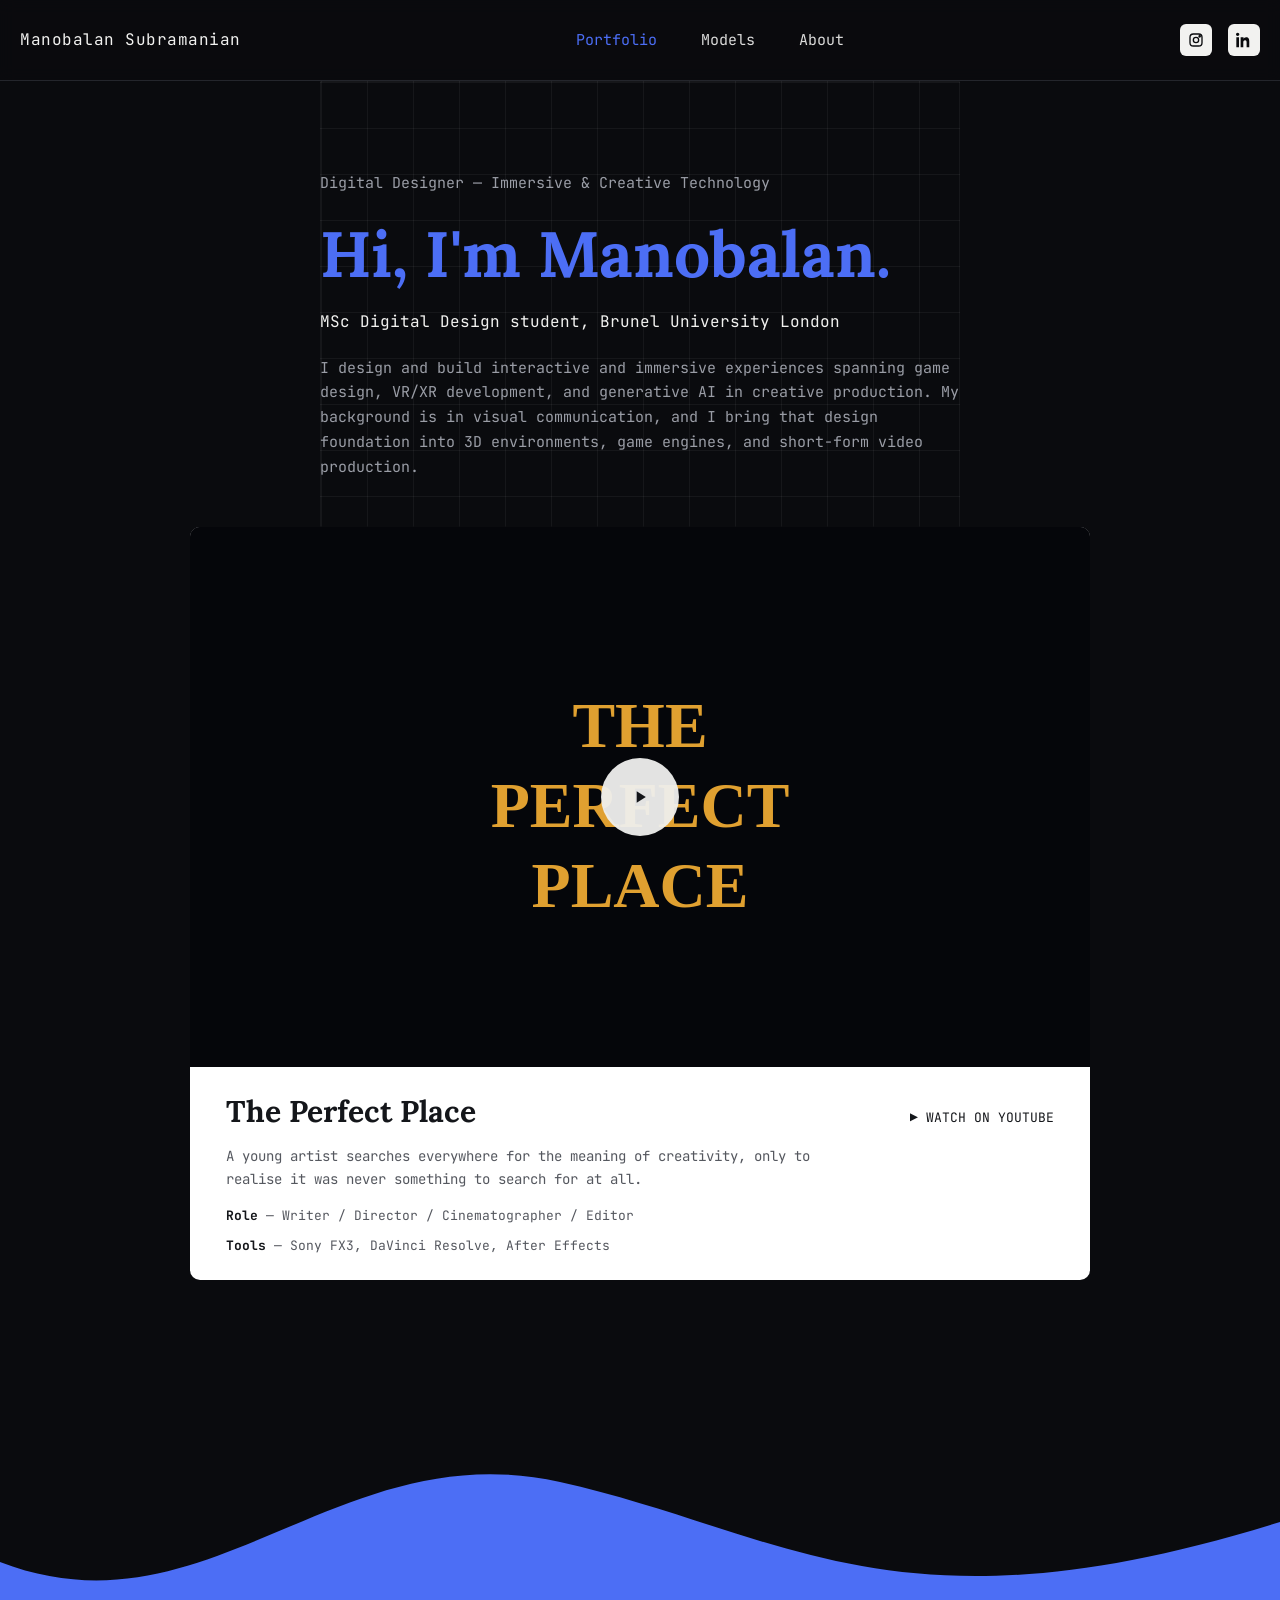
<file: index.html>
<!DOCTYPE html>
<html lang="en">
<head>
<meta charset="UTF-8">
<meta name="viewport" content="width=device-width, initial-scale=1.0">
<title>Manobalan Subramanian — Immersive VR Development &amp; Generative AI Artist</title>
<link rel="preconnect" href="https://fonts.googleapis.com">
<link href="https://fonts.googleapis.com/css2?family=Lora:wght@600;700&family=JetBrains+Mono:wght@400;500;700&display=swap" rel="stylesheet">
<link rel="stylesheet" href="style.css">
</head>
<body>

<!-- ================= HOME ================= -->
<div class="home" id="home">

  <header>
    <div class="wrap bar">
      <div class="name">Manobalan Subramanian</div>
      <nav>
        <a href="index.html#portfolio" class="active">Portfolio</a>
        <a href="models.html">Models</a>
        <a href="about.html">About</a>
      </nav>
      <div class="socials">
        <a href="#" aria-label="Instagram">
          <svg width="16" height="16" viewBox="0 0 24 24" fill="none" stroke="currentColor" stroke-width="2"><rect x="3" y="3" width="18" height="18" rx="5"/><circle cx="12" cy="12" r="4"/><circle cx="17.5" cy="6.5" r="1"/></svg>
        </a>
        <a href="#" aria-label="LinkedIn">
          <svg width="16" height="16" viewBox="0 0 24 24" fill="currentColor"><path d="M4.98 3.5C4.98 4.88 3.87 6 2.5 6S0 4.88 0 3.5 1.12 1 2.5 1s2.48 1.12 2.48 2.5zM.5 8h4V23h-4V8zm7 0h3.8v2.1h.05c.53-1 1.83-2.1 3.77-2.1 4.03 0 4.78 2.65 4.78 6.1V23h-4v-6.9c0-1.65-.03-3.77-2.3-3.77-2.3 0-2.65 1.8-2.65 3.65V23h-4V8z"/></svg>
        </a>
      </div>
    </div>
  </header>

  <div class="wrap hero-grid-area">
    <div class="grid-box"></div>
    <div class="home-inner">
    <div class="eyebrow">Digital Designer — Immersive &amp; Creative Technology</div>
    <div class="hero-title">Hi, I'm Manobalan.</div>
    <div class="hero-sub">MSc Digital Design student, Brunel University London</div>
    <p class="hero-bio">
      I design and build interactive and immersive experiences spanning game design, VR/XR development, and
      generative AI in creative production. My background is in visual communication, and I bring that design
      foundation into 3D environments, game engines, and short-form video production.
    </p>
    </div>
  </div>

  <div class="wrap portfolio-section" id="portfolio">
    <div class="project-card">
      <div class="project-video" onclick="playVideo(this)">
        <img class="thumb" src="data:image/svg+xml;utf8,%3Csvg xmlns='http://www.w3.org/2000/svg' viewBox='0 0 900 540'%3E%3Crect width='900' height='540' fill='%2305060A'/%3E%3Ctext x='450' y='220' font-family='Georgia, serif' font-weight='bold' font-size='64' fill='%23E0A030' text-anchor='middle'%3ETHE%3C/text%3E%3Ctext x='450' y='300' font-family='Georgia, serif' font-weight='bold' font-size='64' fill='%23E0A030' text-anchor='middle'%3EPERFECT%3C/text%3E%3Ctext x='450' y='380' font-family='Georgia, serif' font-weight='bold' font-size='64' fill='%23E0A030' text-anchor='middle'%3EPLACE%3C/text%3E%3C/svg%3E" alt="The Perfect Place — title card">
        <div class="play-btn">
          <svg width="20" height="20" viewBox="0 0 24 24" fill="#14161A"><path d="M8 5v14l11-7z"/></svg>
        </div>
        <iframe data-src="" title="The Perfect Place" allow="accelerometer; autoplay; clipboard-write; encrypted-media; gyroscope; picture-in-picture; web-share" allowfullscreen></iframe>
      </div>
      <div class="project-info">
        <div class="row-top">
          <div class="project-title">The Perfect Place</div>
          <a class="watch-link" id="watch-link" href="#" target="_blank" rel="noopener noreferrer">▶ WATCH ON YOUTUBE</a>
        </div>
        <p class="project-logline">A young artist searches everywhere for the meaning of creativity, only to realise it was never something to search for at all.</p>
        <div class="project-meta">
          <div><b>Role</b> — Writer / Director / Cinematographer / Editor</div>
          <div><b>Tools</b> — Sony FX3, DaVinci Resolve, After Effects</div>
        </div>
      </div>
    </div>
  </div>

  <div class="home-bottom">
    <footer class="site-footer home-footer">
      <div class="wrap bar"></div>
    </footer>

    <div class="wave-wrap">
      <svg viewBox="0 0 1600 300" preserveAspectRatio="none" style="width:100%; height:300px; display:block;">
        <path d="M0,190 C260,270 420,60 700,110 C980,160 1120,270 1600,150 L1600,300 L0,300 Z" fill="#4C6EF5"/>
      </svg>
    </div>
  </div>
</div>

<script>
  const YOUTUBE_VIDEO_ID = 'B2YJGTCLUYE';

  const embedUrl = 'https://www.youtube.com/embed/' + YOUTUBE_VIDEO_ID + '?autoplay=1';
  const watchUrl = 'https://www.youtube.com/watch?v=' + YOUTUBE_VIDEO_ID;

  document.querySelector('.project-video iframe').dataset.src = embedUrl;
  document.getElementById('watch-link').href = watchUrl;

  function playVideo(container) {
    const iframe = container.querySelector('iframe');
    const thumb = container.querySelector('.thumb');
    const btn = container.querySelector('.play-btn');
    iframe.src = iframe.dataset.src;
    iframe.style.display = 'block';
    thumb.style.display = 'none';
    btn.style.display = 'none';
  }
</script>

</body>
</html>
</file>
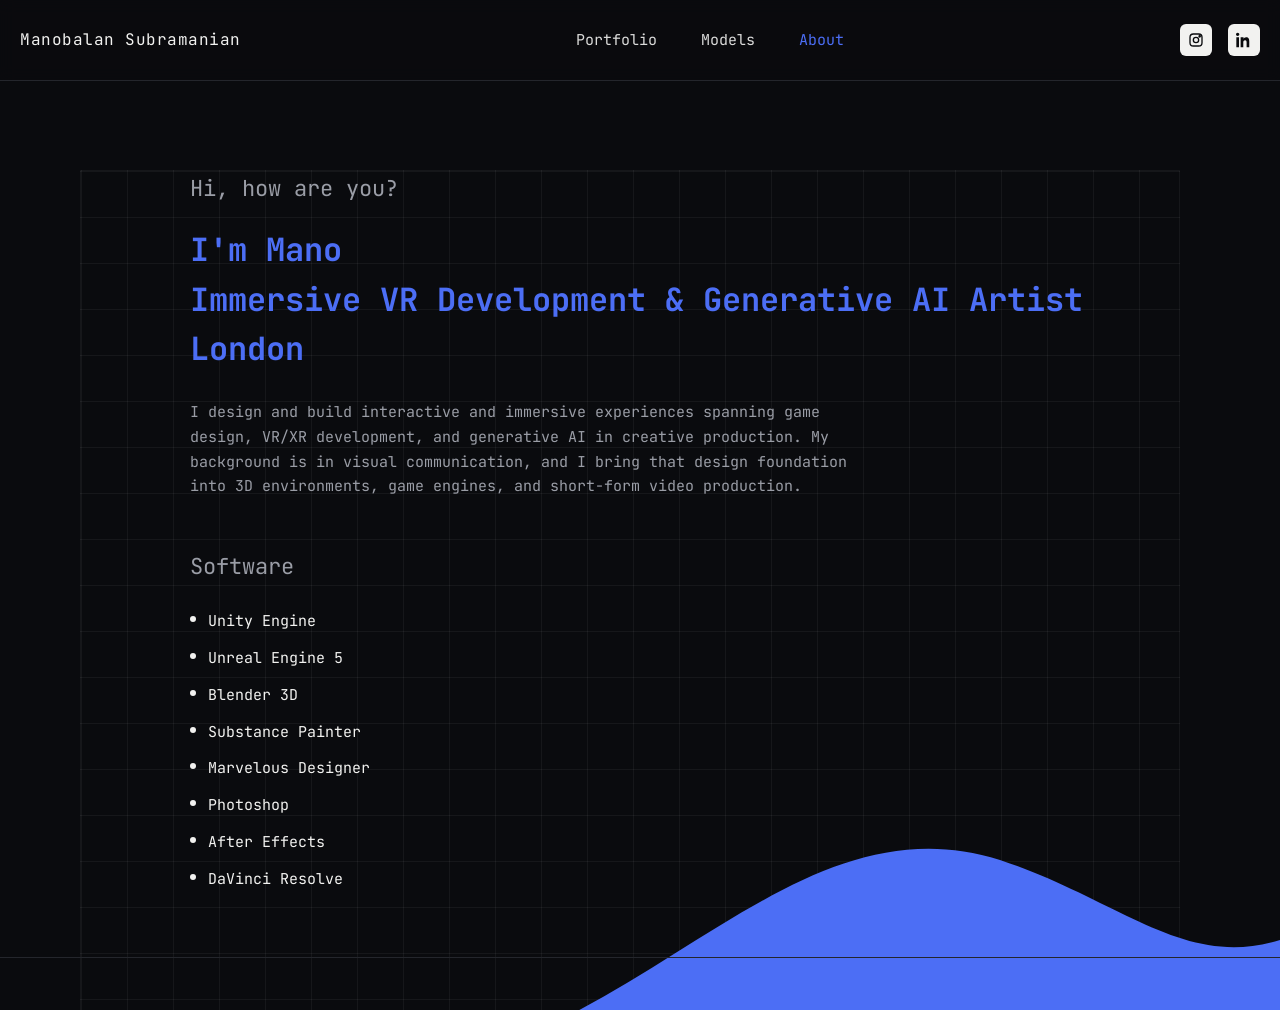
<file: about.html>
<!DOCTYPE html>
<html lang="en">
<head>
<meta charset="UTF-8">
<meta name="viewport" content="width=device-width, initial-scale=1.0">
<title>About — Manobalan Subramanian</title>
<link rel="preconnect" href="https://fonts.googleapis.com">
<link href="https://fonts.googleapis.com/css2?family=Lora:wght@600;700&family=JetBrains+Mono:wght@400;500;700&display=swap" rel="stylesheet">
<link rel="stylesheet" href="style.css">
</head>
<body>

<!-- ================= ABOUT ================= -->
<div class="about-page" id="about">
  <div class="grid-box"></div>

  <header>
    <div class="wrap bar">
      <div class="name">Manobalan Subramanian</div>
      <nav>
        <a href="index.html#portfolio">Portfolio</a>
        <a href="models.html">Models</a>
        <a href="about.html" class="active">About</a>
      </nav>
      <div class="socials">
        <a href="#" aria-label="Instagram">
          <svg width="16" height="16" viewBox="0 0 24 24" fill="none" stroke="currentColor" stroke-width="2"><rect x="3" y="3" width="18" height="18" rx="5"/><circle cx="12" cy="12" r="4"/><circle cx="17.5" cy="6.5" r="1"/></svg>
        </a>
        <a href="#" aria-label="LinkedIn">
          <svg width="16" height="16" viewBox="0 0 24 24" fill="currentColor"><path d="M4.98 3.5C4.98 4.88 3.87 6 2.5 6S0 4.88 0 3.5 1.12 1 2.5 1s2.48 1.12 2.48 2.5zM.5 8h4V23h-4V8zm7 0h3.8v2.1h.05c.53-1 1.83-2.1 3.77-2.1 4.03 0 4.78 2.65 4.78 6.1V23h-4v-6.9c0-1.65-.03-3.77-2.3-3.77-2.3 0-2.65 1.8-2.65 3.65V23h-4V8z"/></svg>
        </a>
      </div>
    </div>
  </header>

  <div class="wrap about-inner">
    <div class="about-hi">Hi, how are you?</div>
    <div class="about-statement">I'm Mano<br>Immersive VR Development &amp; Generative AI Artist<br>London</div>
    <p class="about-bio">
      I design and build interactive and immersive experiences spanning game design, VR/XR development, and
      generative AI in creative production. My background is in visual communication, and I bring that design
      foundation into 3D environments, game engines, and short-form video production.
    </p>

    <div class="software">
      <h3>Software</h3>
      <ul>
        <li>Unity Engine</li>
        <li>Unreal Engine 5</li>
        <li>Blender 3D</li>
        <li>Substance Painter</li>
        <li>Marvelous Designer</li>
        <li>Photoshop</li>
        <li>After Effects</li>
        <li>DaVinci Resolve</li>
      </ul>
    </div>
  </div>

  <div class="wave-wrap">
    <svg viewBox="0 0 1600 300" preserveAspectRatio="none" style="width:100%; height:300px; display:block;">
      <path d="M700,300 C900,220 1050,90 1250,140 C1400,180 1480,250 1600,220 L1600,300 Z" fill="#4C6EF5"/>
    </svg>
  </div>

  <footer class="site-footer about-footer">
    <div class="wrap bar"></div>
  </footer>
</div>

</body>
</html>
</file>
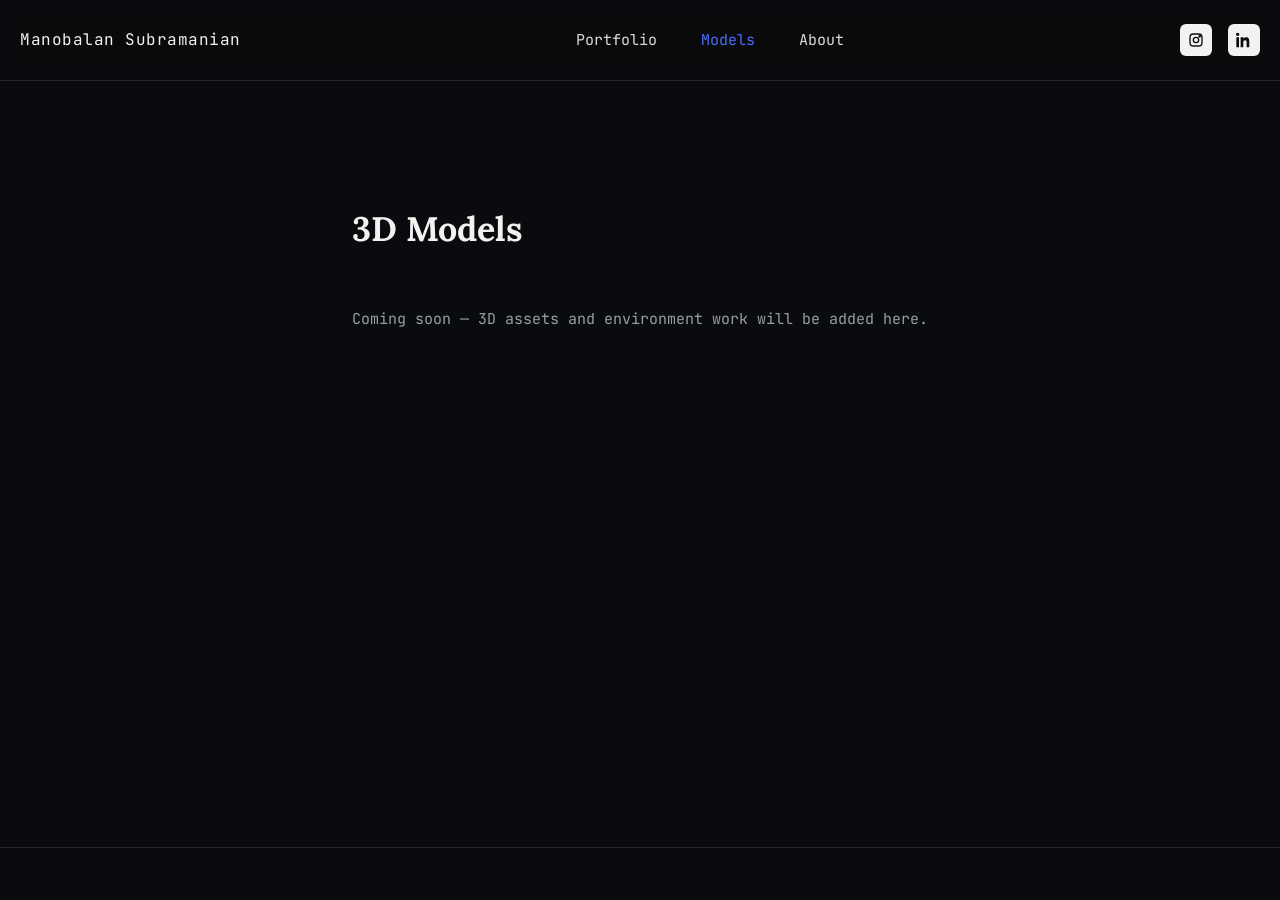
<file: models.html>
<!DOCTYPE html>
<html lang="en">
<head>
<meta charset="UTF-8">
<meta name="viewport" content="width=device-width, initial-scale=1.0">
<title>3D Models — Manobalan Subramanian</title>
<link rel="preconnect" href="https://fonts.googleapis.com">
<link href="https://fonts.googleapis.com/css2?family=Lora:wght@600;700&family=JetBrains+Mono:wght@400;500;700&display=swap" rel="stylesheet">
<link rel="stylesheet" href="style.css">
</head>
<body>

<div class="home models-page">
  <header>
    <div class="wrap bar">
      <div class="name">Manobalan Subramanian</div>
      <nav>
        <a href="index.html#portfolio">Portfolio</a>
        <a href="models.html" class="active">Models</a>
        <a href="about.html">About</a>
      </nav>
      <div class="socials">
        <a href="#" aria-label="Instagram">
          <svg width="16" height="16" viewBox="0 0 24 24" fill="none" stroke="currentColor" stroke-width="2"><rect x="3" y="3" width="18" height="18" rx="5"/><circle cx="12" cy="12" r="4"/><circle cx="17.5" cy="6.5" r="1"/></svg>
        </a>
        <a href="#" aria-label="LinkedIn">
          <svg width="16" height="16" viewBox="0 0 24 24" fill="currentColor"><path d="M4.98 3.5C4.98 4.88 3.87 6 2.5 6S0 4.88 0 3.5 1.12 1 2.5 1s2.48 1.12 2.48 2.5zM.5 8h4V23h-4V8zm7 0h3.8v2.1h.05c.53-1 1.83-2.1 3.77-2.1 4.03 0 4.78 2.65 4.78 6.1V23h-4v-6.9c0-1.65-.03-3.77-2.3-3.77-2.3 0-2.65 1.8-2.65 3.65V23h-4V8z"/></svg>
        </a>
      </div>
    </div>
  </header>

  <div class="wrap page-content">
    <div class="portfolio-label">3D Models</div>
    <p class="hero-bio">Coming soon — 3D assets and environment work will be added here.</p>
  </div>

  <footer class="site-footer">
    <div class="wrap bar"></div>
  </footer>
</div>

</body>
</html>
</file>
<file: style.css>
:root {
  --bg: #0A0B0E;
  --panel: #FFFFFF;
  --line: #24262C;
  --ink: #F2F2F0;
  --dark-ink: #14161A;
  --muted: #9A9DA6;
  --blue: #4C6EF5;
  --serif: 'Lora', serif;
  --mono: 'JetBrains Mono', monospace;
}
* { margin: 0; padding: 0; box-sizing: border-box; }
html { scroll-behavior: smooth; overflow-x: hidden; width: 100%; }
body {
  background: var(--bg); color: var(--ink); font-family: var(--mono);
  line-height: 1.65; overflow-x: hidden; width: 100%; position: relative;
}
a { color: inherit; text-decoration: none; }
.wrap { max-width: 1240px; margin: 0 auto; padding: 0 60px; }

/* bounded grid texture — sits behind specific content blocks only, not the whole page */
.grid-box {
  position: absolute; z-index: 0;
  border: 1px solid rgba(255,255,255,0.05);
  background-image:
    linear-gradient(to right, rgba(255,255,255,0.05) 1px, transparent 1px),
    linear-gradient(to bottom, rgba(255,255,255,0.05) 1px, transparent 1px);
  background-size: 46px 46px;
  background-position: 0 0;
  pointer-events: none;
}
.home .hero-grid-area {
  position: relative;
  z-index: 3;
  display: flex;
  flex-direction: column;
  padding: 90px 0 24px;
}
.home .hero-grid-area .grid-box {
  inset: 0;
  height: auto;
  border-top: 1px solid rgba(255,255,255,0.05);
  border-left: 1px solid rgba(255,255,255,0.05);
  border-right: 1px solid rgba(255,255,255,0.05);
  border-bottom: none;
  clip-path: inset(0 0 1px 0);
}
.about-page .grid-box { top: 170px; left: 80px; right: 100px; height: 1180px; }

/* ---------------- HEADER ---------------- */
header {
  position: sticky; top: 0; z-index: 50;
  background: rgba(10,11,14,0.9); backdrop-filter: blur(8px);
  border-bottom: 1px solid var(--line);
}
header .bar { display: flex; justify-content: space-between; align-items: center; padding: 24px 0; }
header .name { font-family: var(--mono); font-size: 16px; letter-spacing: 0.5px; color: var(--ink); }
header nav { display: flex; gap: 44px; }
header nav a { font-family: var(--mono); font-size: 15px; color: var(--ink); opacity: 0.9; }
header nav a:hover { color: var(--blue); opacity: 1; }
header nav a.active { color: var(--blue); opacity: 1; }
header .socials { display: flex; gap: 16px; flex-shrink: 0; }
header .socials a {
  width: 32px; height: 32px; border-radius: 6px; background: var(--ink);
  display: flex; align-items: center; justify-content: center; color: var(--bg);
}

/* ---------------- HOME / HERO ---------------- */
.home { position: relative; overflow: hidden; min-height: 100vh; display: flex; flex-direction: column; }
.models-page { display: flex; flex-direction: column; min-height: 100vh; }
.models-page .page-content { flex: 1; }
.home-inner { position: relative; z-index: 3; max-width: 760px; margin: 0 auto; padding-bottom: 24px; }
.page-content { padding: 120px 0; }
.eyebrow { font-size: 15px; color: var(--muted); margin-bottom: 22px; }
.hero-title {
  font-family: var(--serif); font-weight: 700; font-size: clamp(40px, 5.2vw, 64px);
  color: var(--blue); line-height: 1.15;
}
.hero-sub { font-size: 16px; color: var(--ink); margin-top: 18px; }
.hero-bio { font-size: 15px; color: var(--muted); max-width: 640px; margin-top: 20px; }

.wave-wrap { position: absolute; left: 0; right: 0; bottom: -10px; z-index: 1; }
.home-bottom { position: relative; z-index: 4; margin-top: auto; }
.home-bottom .wave-wrap { position: relative; left: 0; right: 0; bottom: auto; line-height: 0; }
.home .home-footer { border-top: none; }

.portfolio-label {
  position: relative; z-index: 4;
  font-family: var(--serif); font-weight: 700; font-size: 34px; color: var(--ink);
  padding: 0 0 30px;
}

/* ---------------- PORTFOLIO CARD ---------------- */
.portfolio-section { position: relative; z-index: 4; padding: 0 0 40px; display: flex; justify-content: center; }
.project-card {
  background: var(--panel); border-radius: 10px; overflow: hidden; max-width: 900px; width: 100%;
}
.project-video { position: relative; width: 100%; padding-top: 60%; background: #05060A; cursor: pointer; }
.project-video img.thumb { position: absolute; inset: 0; width: 100%; height: 100%; object-fit: cover; }
.project-video iframe { position: absolute; inset: 0; width: 100%; height: 100%; border: 0; display: none; }
.play-btn {
  position: absolute; top: 50%; left: 50%; transform: translate(-50%, -50%);
  width: 78px; height: 78px; border-radius: 50%; background: rgba(240,240,238,0.95);
  display: flex; align-items: center; justify-content: center; transition: transform 0.2s;
}
.project-video:hover .play-btn { transform: translate(-50%, -50%) scale(1.05); }

.project-info { padding: 20px 36px 24px; color: var(--dark-ink); }
.row-top { display: flex; justify-content: space-between; align-items: baseline; flex-wrap: wrap; gap: 10px; }
.project-title { font-family: var(--serif); font-weight: 700; font-size: 30px; color: var(--dark-ink); }
.watch-link { font-family: var(--mono); font-size: 13px; color: var(--dark-ink); }
.watch-link:hover { color: var(--blue); }
.project-logline { font-size: 14px; color: #55585F; margin-top: 8px; max-width: 640px; }
.project-meta { display: flex; flex-wrap: wrap; gap: 8px 40px; margin-top: 14px; font-size: 13px; color: #55585F; }
.project-meta b { color: var(--dark-ink); }

footer.site-footer {
  position: relative; z-index: 4;
  padding: 26px 0; border-top: 1px solid var(--line);
}
footer.site-footer.about-footer { z-index: 4; }
footer.site-footer .bar {
  display: flex; justify-content: space-between; align-items: center; flex-wrap: wrap; gap: 10px;
  font-size: 13px; color: var(--muted);
}
footer.site-footer a { color: var(--muted); }
footer.site-footer a:hover { color: var(--ink); }

/* ---------------- ABOUT PAGE ---------------- */
.about-page { position: relative; overflow: hidden; min-height: 100vh; }
.about-inner { position: relative; z-index: 4; padding: 90px 0 60px; max-width: 900px; }
.about-hi { font-size: 22px; color: var(--muted); margin-bottom: 18px; }
.about-statement {
  font-family: var(--mono); font-weight: 700; font-size: clamp(24px, 2.6vw, 32px);
  color: var(--blue); line-height: 1.55;
}
.about-bio { font-size: 15px; color: var(--muted); max-width: 700px; margin-top: 26px; }

.software { margin-top: 50px; }
.software h3 { font-size: 22px; color: var(--muted); margin-bottom: 18px; font-weight: 400; }
.software ul { list-style: none; }
.software li { font-size: 15px; color: var(--ink); padding: 6px 0; padding-left: 18px; position: relative; }
.software li::before {
  content: ""; position: absolute; left: 0; top: 13px; width: 6px; height: 6px; border-radius: 50%;
  background: var(--ink);
}

@media (max-width: 1100px) {
  .wrap { padding: 0 40px; }
  .about-page .grid-box { left: 40px; right: 40px; }
}

@media (max-width: 900px) {
  .wrap { padding: 0 24px; }
  header .bar { padding: 18px 0; gap: 12px; }
  header nav { gap: 24px; }
  header nav a { font-size: 14px; }
  .hero-grid-area { padding: 60px 0 20px; }
  .about-inner { padding: 60px 0 40px; }
  .page-content { padding: 80px 0; }
  .portfolio-section { padding: 0 0 24px; }
  .portfolio-label { font-size: 28px; }
}

@media (max-width: 600px) {
  .wrap { padding: 0 16px; }
  header .bar { flex-wrap: wrap; }
  header nav { gap: 16px; width: 100%; justify-content: center; }
  header .name { font-size: 14px; }
  .project-info { padding: 18px 20px 20px; }
  .project-title { font-size: 24px; }
  .wave-wrap svg { height: 180px !important; }
}
</file>
